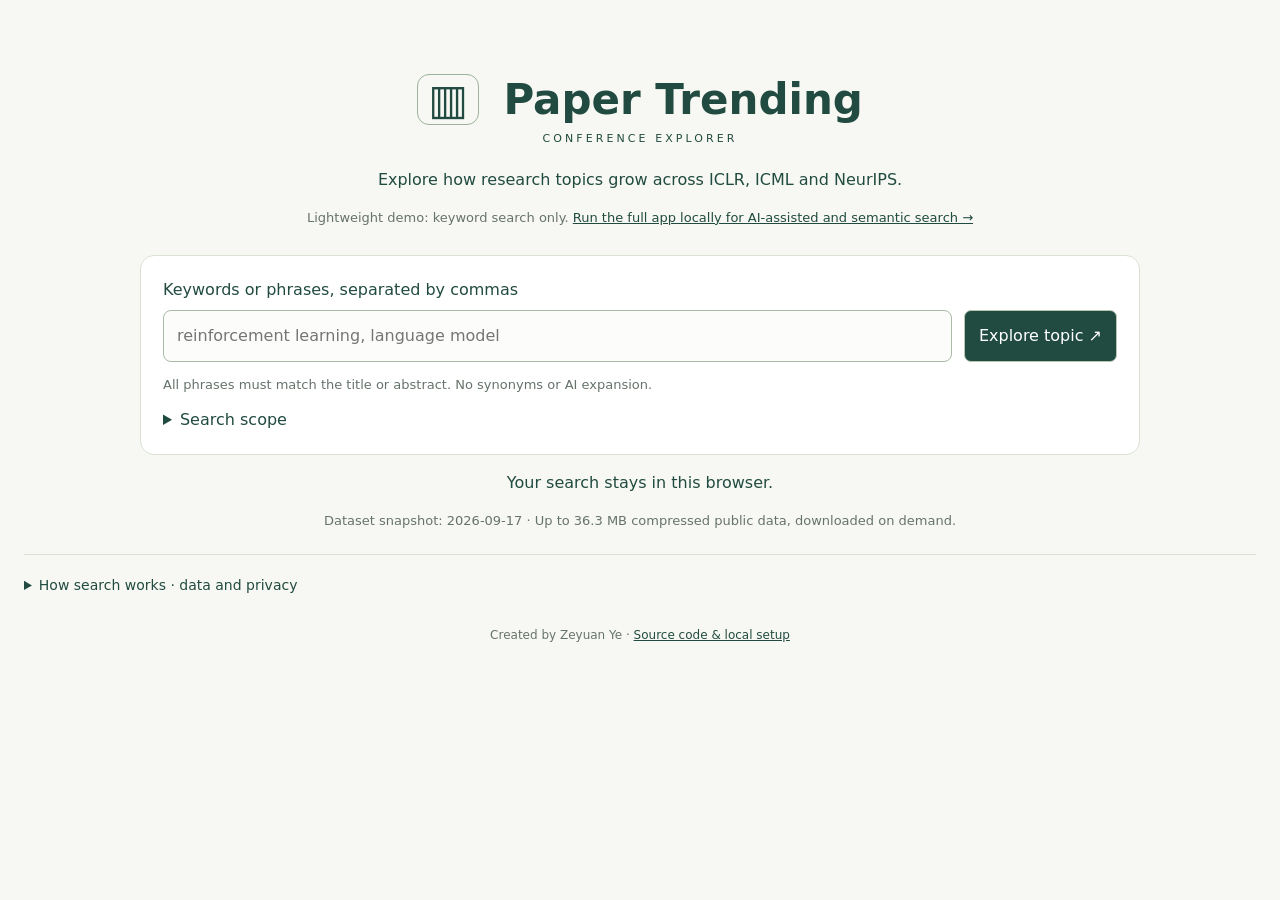
<file: site/index.html>
<!doctype html>
<html lang="en">
<head>
<meta charset="utf-8"><meta name="viewport" content="width=device-width,initial-scale=1">
<meta name="referrer" content="no-referrer">
<meta http-equiv="Content-Security-Policy" content="default-src 'self'; script-src 'self'; style-src 'self'; img-src 'self' blob: data:; connect-src 'self'; worker-src 'self'; object-src 'none'; base-uri 'none'">
<meta name="description" content="Explore ICLR, ICML and NeurIPS paper trends with browser-only keyword search and transparent ICLR acceptance comparisons.">
<link rel="canonical" href="https://ageyy.github.io/paper-trending/">
<title>Paper Trending · Conference explorer</title>
<link rel="stylesheet" href="site.css"><script type="module" src="site.mjs"></script>
</head>
<body><main>
<header><a href="./" class="brand"><span aria-hidden="true">▥</span> Paper Trending</a><p class="eyebrow">CONFERENCE EXPLORER</p></header>
<section class="intro"><p>Explore how research topics grow across ICLR, ICML and NeurIPS.</p>
<p class="muted">Lightweight demo: keyword search only. <a id="source" href="https://github.com/">Run the full app locally for AI-assisted and semantic search →</a></p></section>
<form id="search-form" autocomplete="off">
<label for="prompt">Keywords or phrases, separated by commas</label>
<div class="query-row"><input id="prompt" maxlength="1500" placeholder="reinforcement learning, language model" required><button id="search" disabled>Explore topic ↗</button></div>
<p class="muted">All phrases must match the title or abstract. No synonyms or AI expansion.</p>
<details><summary>Search scope</summary><div class="filters"><fieldset><legend>Conferences</legend><div id="venues"></div></fieldset><fieldset><legend>Years</legend><div id="years"></div></fieldset><fieldset><legend>Tracks</legend><div id="tracks"></div></fieldset></div></details>
</form>
<p id="status" role="status">Loading snapshot information…</p><p id="error" role="alert" hidden></p>
<p id="snapshot" class="muted"></p>
<section id="results" hidden><h2 id="result-title"></h2><p id="warning" class="notice"></p>
<div class="charts">
<article><h3>Accepted papers over time</h3><div id="counts-chart"></div><div class="downloads"><button data-chart="counts-chart" data-format="svg">SVG ↓</button><button data-chart="counts-chart" data-format="png">PNG ↓</button><button id="counts-csv">Counts CSV ↓</button></div><p class="muted">Automatic keyword matches, not verified relevance. * Partial coverage; NA is unavailable, not zero.</p></article>
<article><h3>ICLR acceptance rate · topic vs. overall</h3><div id="acceptance-chart"></div><div class="downloads"><button data-chart="acceptance-chart" data-format="svg">SVG ↓</button><button data-chart="acceptance-chart" data-format="png">PNG ↓</button><button id="acceptance-csv">Rates CSV ↓</button></div><p class="muted">Filled: topic. Outline: same-pool overall. Public pools include withdrawals and desk rejections, not the organizer’s reported cohort. NA includes 0/0. Small samples can give unstable rates.</p></article>
</div>
<details><summary>Acceptance denominators and sources</summary><div id="denominators" class="table-wrap"></div></details>
<div class="paper-heading"><h2 id="paper-total"></h2><select id="sort" aria-label="Sort papers"><option value="relevance">Title matches first</option><option value="newest">Newest first</option><option value="oldest">Oldest first</option></select><button id="papers-csv">Papers CSV ↓</button><button id="metadata-json">Search metadata ↓</button></div>
<div id="papers"></div><nav class="pagination"><button id="previous">← Previous</button><span id="page"></span><button id="next">Next →</button></nav>
</section>
<details class="about"><summary>How search works · data and privacy</summary>
<p>The browser downloads compressed public metadata for the selected conference-years on demand. It searches full titles and abstracts in a background worker. Unicode and punctuation are normalized; simple plural endings are folded. Comma-separated phrases must all occur as contiguous whole-word phrases. The Python app uses the same membership rule; this demo ranks by title matches, then year.</p>
<p>Counts include every matching paper, not only the displayed page. Acceptance rates use the same phrase rules on all records in each verified ICLR submission pool. Both bars share that pool; published organizer rates are separate references. Rates require the Research track alone. Missing sources are not treated as zero.</p>
<p>No account, API key, analytics, search-history storage, or query transmission is used by this demo. Public data may be cached by your browser. GitHub receives file requests and maintains hosting security logs. Large selections can take longer on mobile. A current browser with JavaScript, Web Workers and gzip decompression support is required. Chart exports are SVG/PNG; PDF and AI/semantic search are available in the full local app.</p>
<p>Metadata and abstracts retain their original rights and are not covered by the software license. Source links are provided with papers and rates. See <a id="data-doc" href="https://github.com/">data provenance and reuse notes</a>. No paper PDFs or review text are bundled.</p>
</details>
<footer>Created by Zeyuan Ye · <a id="repo" href="https://github.com/">Source code &amp; local setup</a></footer>
</main></body></html>
</file>
<file: site/site.css>
:root{color-scheme:light;--ink:#214b40;--muted:#66736a;--paper:#f7f8f3;--line:#d9e2d5}*{box-sizing:border-box}body{margin:0;background:var(--paper);color:var(--ink);font:16px/1.5 system-ui,sans-serif}main{max-width:1320px;margin:auto;padding:36px 24px}a{color:var(--ink)}header{text-align:center;margin:32px 0 20px}.brand{font-size:42px;font-weight:750;text-decoration:none}.brand span{border:1px solid #9bb499;border-radius:12px;padding:0 10px;margin-right:10px}.eyebrow{letter-spacing:.28em;font-size:11px;margin:0}.intro{text-align:center;margin-bottom:28px}.muted{color:var(--muted);font-size:13px}form,article{background:white;border:1px solid var(--line);border-radius:14px;padding:22px}form{max-width:1000px;margin:auto}label{display:block}input,select,button{font:inherit}input:not([type=checkbox]){min-width:0;flex:1;border:1px solid #a9baa7;border-radius:8px;padding:13px;background:#fcfdfa}button,select{border:1px solid #b7c7b2;border-radius:7px;background:#fff;color:var(--ink);padding:9px 14px;cursor:pointer}button:disabled{opacity:.5;cursor:wait}#search{background:var(--ink);color:white}.query-row{display:flex;gap:12px;margin-top:8px}.filters{display:flex;flex-wrap:wrap;gap:30px}fieldset{border:0;padding:12px 0;min-width:130px}fieldset label{padding:4px}summary{cursor:pointer}#status{text-align:center;min-height:24px}#error,.notice{padding:12px;border-radius:8px;background:#f4f0df;font-size:13px}#error{color:#8b302b}#snapshot{text-align:center}.charts{display:grid;grid-template-columns:minmax(0,1fr) minmax(0,1fr);gap:18px}.charts h3{font-size:17px;margin:0 0 12px}svg{display:block;width:100%;height:auto}svg text{font-family:system-ui,sans-serif;fill:#214b40}.downloads{display:flex;gap:8px;flex-wrap:wrap}.downloads button{font-size:12px;padding:4px 8px}.paper-heading{display:flex;flex-wrap:wrap;gap:12px;align-items:center}.paper-heading h2{margin-right:auto;font-size:20px}.paper-card{padding:18px 0;border-top:1px solid var(--line)}.paper-card h3{font-size:17px;margin:0 0 5px}.paper-card p{font-size:14px}.paper-card .muted{font-size:12px}.pagination{display:flex;justify-content:center;align-items:center;gap:18px;margin:20px}.table-wrap{overflow:auto}table{border-collapse:collapse;font-size:12px;width:100%}td,th{padding:8px;text-align:left;border-bottom:1px solid var(--line)}#results>details,.about{margin:24px 0}.about{border-top:1px solid var(--line);padding-top:20px;font-size:14px}footer{text-align:center;font-size:12px;margin-top:30px;color:var(--muted)}[hidden]{display:none!important}:focus-visible{outline:3px solid #87a67e;outline-offset:3px}@media(max-width:720px){main{padding:14px}.brand{font-size:32px}header{margin:20px 0}.charts{grid-template-columns:1fr}.query-row{flex-direction:column}form,article{padding:16px}.filters{gap:14px}.paper-heading button,.paper-heading select{font-size:12px}}
</file>
